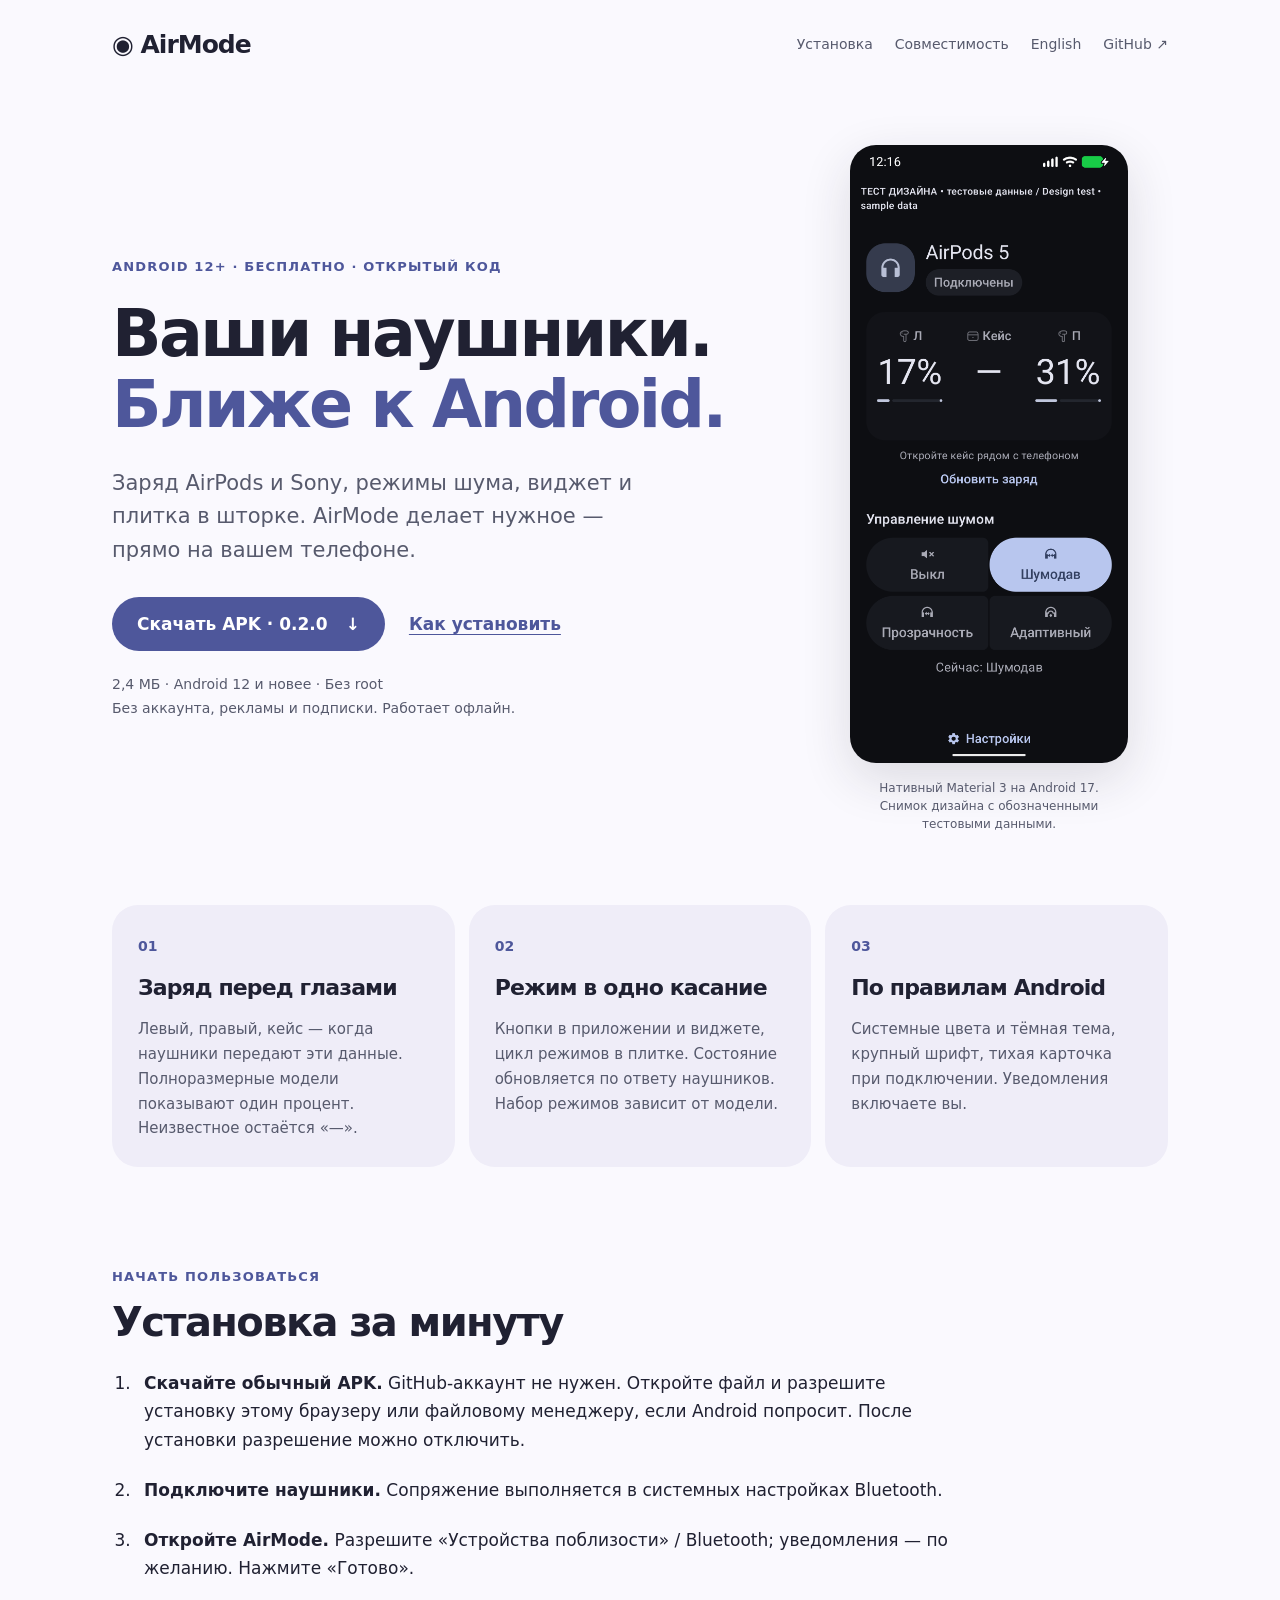
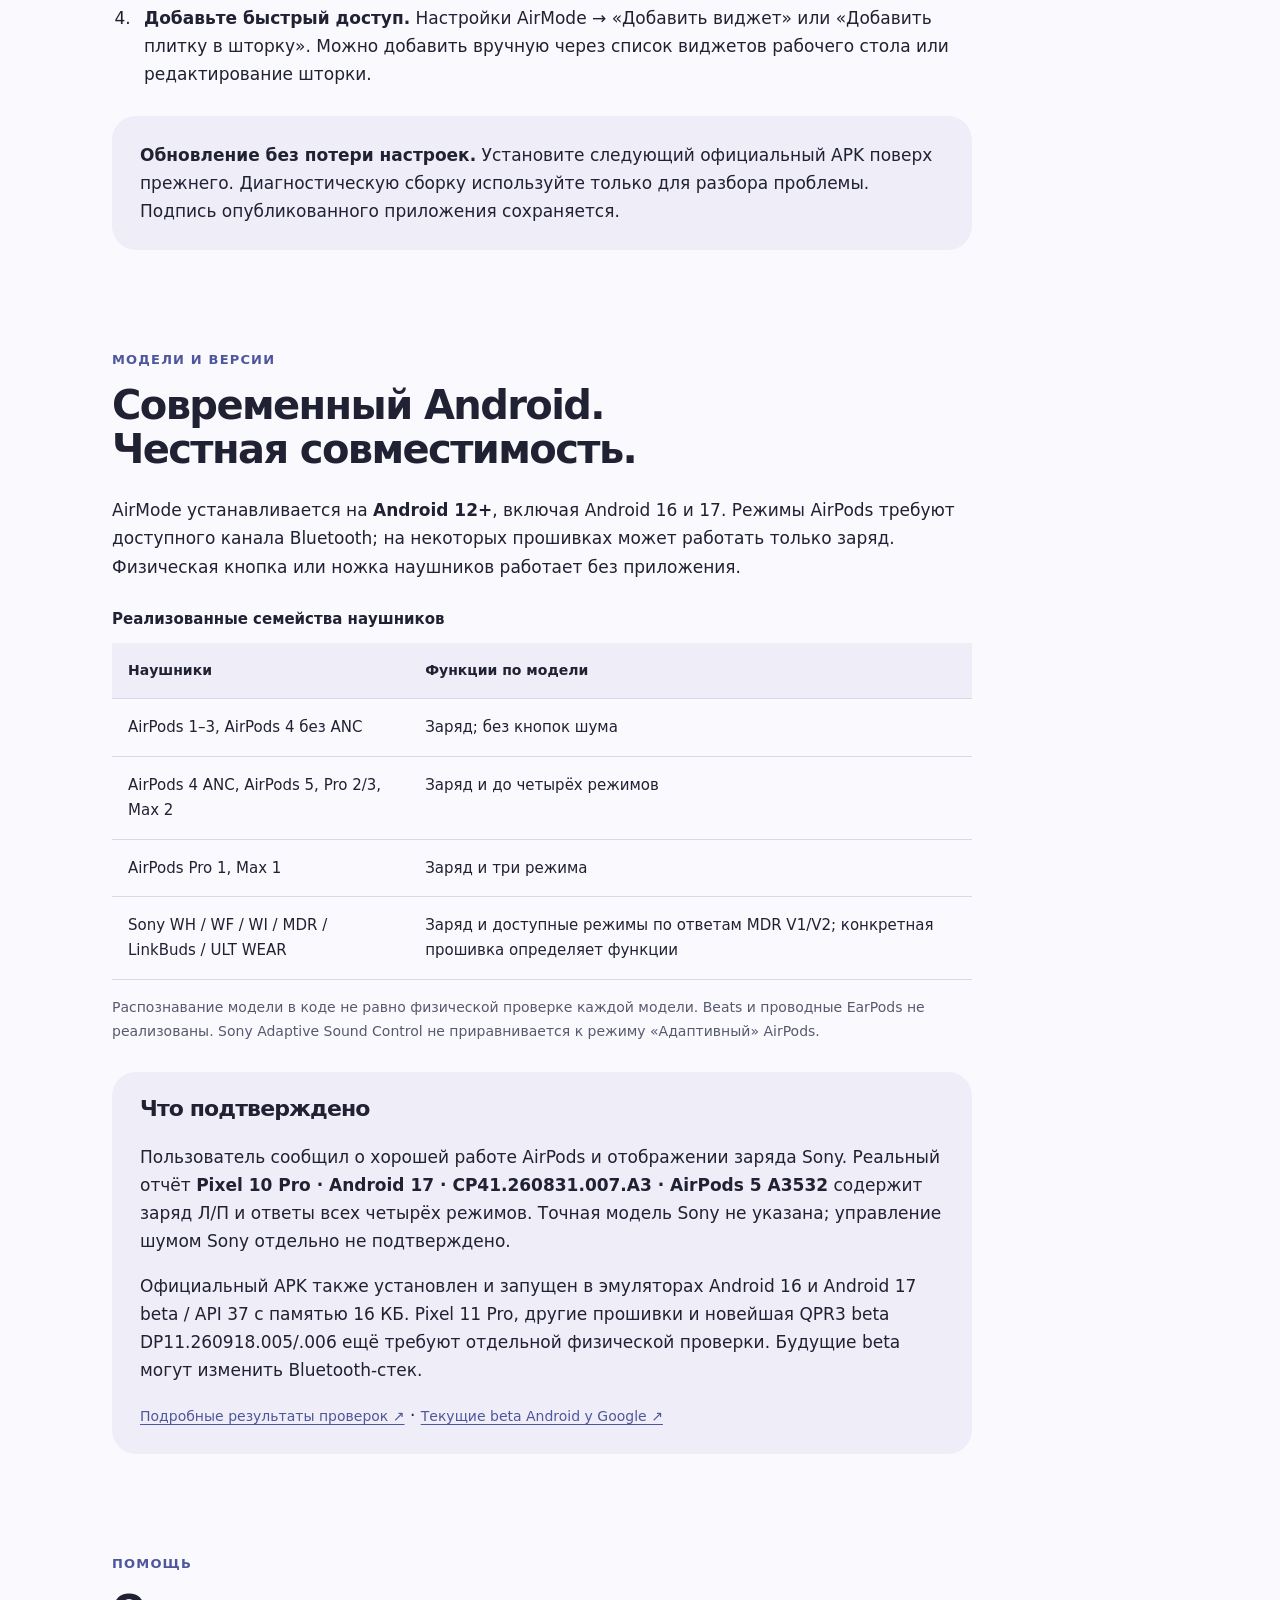
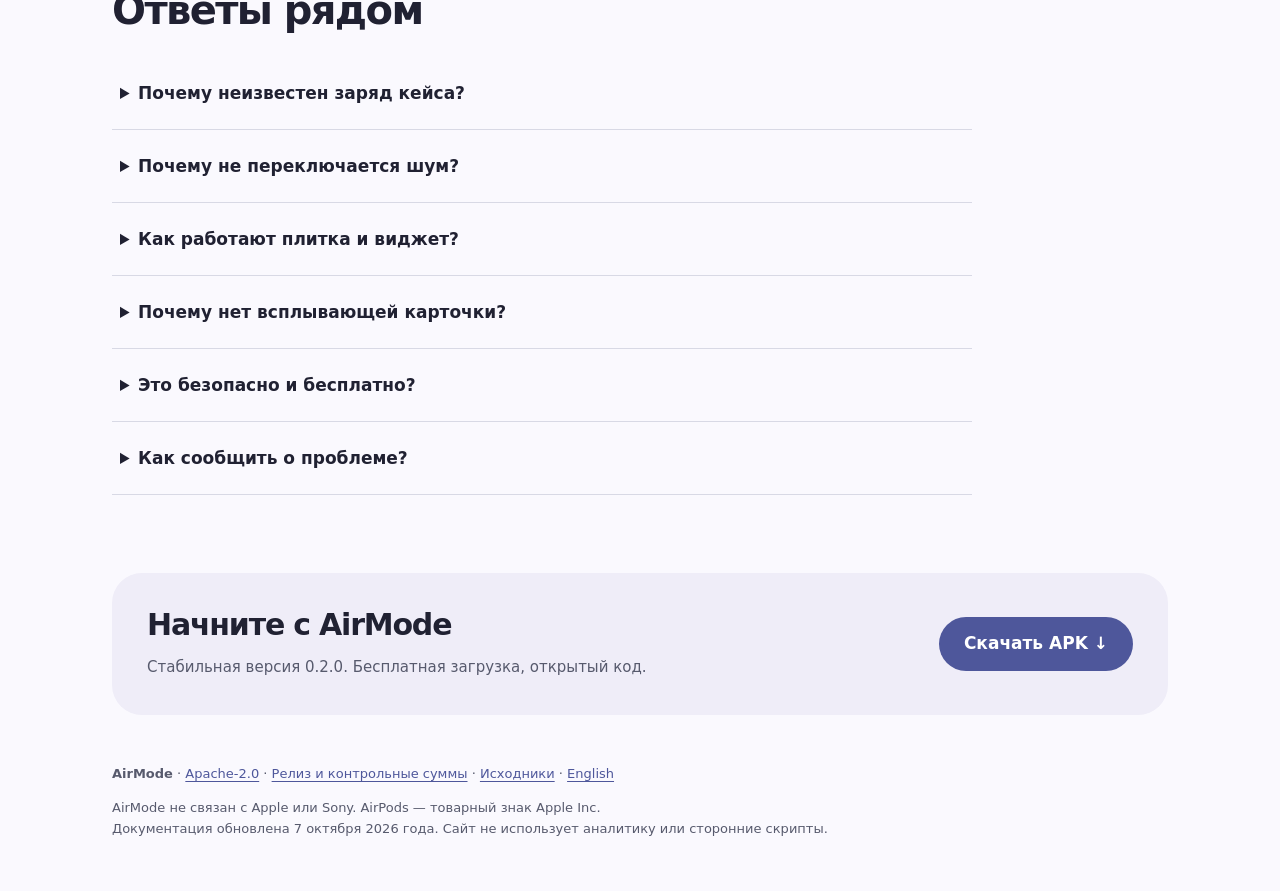
<file: docs/index.html>
<!doctype html>
<html lang="ru">
<head>
<meta charset="utf-8">
<meta name="viewport" content="width=device-width,initial-scale=1">
<title>AirMode — заряд AirPods и Sony, режимы шума на Android</title>
<meta name="description" content="Бесплатный AirMode для Android 12+, 16 и 17: заряд AirPods и Sony, виджет, плитка и доступные режимы шума. APK, инструкция и открытый код.">
<meta name="robots" content="index,follow">
<meta name="color-scheme" content="light dark">
<link rel="canonical" href="https://andrewkazavchinskyy-cloud.github.io/AirMode/">
<link rel="alternate" hreflang="ru" href="https://andrewkazavchinskyy-cloud.github.io/AirMode/">
<link rel="alternate" hreflang="en" href="https://andrewkazavchinskyy-cloud.github.io/AirMode/en/">
<link rel="alternate" hreflang="x-default" href="https://andrewkazavchinskyy-cloud.github.io/AirMode/">
<meta property="og:type" content="website">
<meta property="og:site_name" content="AirMode">
<meta property="og:title" content="AirMode — заряд AirPods и Sony, режимы шума на Android">
<meta property="og:description" content="Бесплатный AirMode для Android 12+, 16 и 17: заряд AirPods и Sony, виджет, плитка и доступные режимы шума. APK, инструкция и открытый код.">
<meta property="og:url" content="https://andrewkazavchinskyy-cloud.github.io/AirMode/">
<meta property="og:image" content="https://andrewkazavchinskyy-cloud.github.io/AirMode/screenshots/android17-020-design-buds.png">
<meta property="og:image:alt" content="AirMode design preview with explicitly labelled sample data">
<meta name="twitter:card" content="summary">
<link rel="stylesheet" href="site.css">
<script type="application/ld+json">{"@context":"https://schema.org","@type":"SoftwareApplication","name":"AirMode","description":"Бесплатный AirMode для Android 12+, 16 и 17: заряд AirPods и Sony, виджет, плитка и доступные режимы шума. APK, инструкция и открытый код.","applicationCategory":"UtilitiesApplication","operatingSystem":"Android 12 and newer","softwareVersion":"0.2.0","downloadUrl":"https://github.com/andrewkazavchinskyy-cloud/AirMode/releases/download/v0.2.0/AirMode-0.2.0.apk","url":"https://andrewkazavchinskyy-cloud.github.io/AirMode/","license":"https://github.com/andrewkazavchinskyy-cloud/AirMode/blob/main/LICENSE","offers":{"@type":"Offer","price":"0","priceCurrency":"USD"}}</script>
</head>
<body>
<a class="skip" href="#main">К содержанию</a>
<header><a class="brand" href="./" aria-label="AirMode, главная">◉ AirMode</a><nav aria-label="Основная навигация"><a href="#install">Установка</a><a href="#compatibility">Совместимость</a><a href="en/" lang="en" hreflang="en">English</a><a href="https://github.com/andrewkazavchinskyy-cloud/AirMode">GitHub ↗</a></nav></header>
<main id="main">
<section class="hero" aria-labelledby="title"><div><p class="eyebrow">Android 12+ · Бесплатно · Открытый код</p><h1 id="title">Ваши наушники.<br><span>Ближе к Android.</span></h1><p class="lead">Заряд AirPods и Sony, режимы шума, виджет и плитка в шторке. AirMode делает нужное — прямо на вашем телефоне.</p><div class="actions"><a class="button" href="https://github.com/andrewkazavchinskyy-cloud/AirMode/releases/download/v0.2.0/AirMode-0.2.0.apk">Скачать APK · 0.2.0 <span aria-hidden="true">↓</span></a><a class="secondary" href="#install">Как установить</a></div><p class="quiet">2,4 МБ · Android 12 и новее · Без root<br>Без аккаунта, рекламы и подписки. Работает офлайн.</p></div><figure class="phone"><img src="screenshots/android17-020-design-buds.png" width="922" height="2048" alt="Экран AirMode: заряд левого и правого наушника, неизвестный кейс и четыре режима. Снимок явно помечен как тест дизайна." fetchpriority="high"><figcaption>Нативный Material 3 на Android 17.<br>Снимок дизайна с обозначенными тестовыми данными.</figcaption></figure></section>
<section class="features" aria-label="Возможности"><article><span class="number">01</span><h2>Заряд перед глазами</h2><p>Левый, правый, кейс — когда наушники передают эти данные. Полноразмерные модели показывают один процент. Неизвестное остаётся «—».</p></article><article><span class="number">02</span><h2>Режим в одно касание</h2><p>Кнопки в приложении и виджете, цикл режимов в плитке. Состояние обновляется по ответу наушников. Набор режимов зависит от модели.</p></article><article><span class="number">03</span><h2>По правилам Android</h2><p>Системные цвета и тёмная тема, крупный шрифт, тихая карточка при подключении. Уведомления включаете вы.</p></article></section>
<section id="install" class="section"><p class="eyebrow">Начать пользоваться</p><h2>Установка за минуту</h2><ol class="steps"><li><strong>Скачайте обычный APK.</strong> GitHub-аккаунт не нужен. Откройте файл и разрешите установку этому браузеру или файловому менеджеру, если Android попросит. После установки разрешение можно отключить.</li><li><strong>Подключите наушники.</strong> Сопряжение выполняется в системных настройках Bluetooth.</li><li><strong>Откройте AirMode.</strong> Разрешите «Устройства поблизости» / Bluetooth; уведомления — по желанию. Нажмите «Готово».</li><li><strong>Добавьте быстрый доступ.</strong> Настройки AirMode → «Добавить виджет» или «Добавить плитку в шторку». Можно добавить вручную через список виджетов рабочего стола или редактирование шторки.</li></ol><div class="note"><strong>Обновление без потери настроек.</strong> Установите следующий официальный APK поверх прежнего. Диагностическую сборку используйте только для разбора проблемы. Подпись опубликованного приложения сохраняется.</div></section>
<section id="compatibility" class="section"><p class="eyebrow">Модели и версии</p><h2>Современный Android.<br>Честная совместимость.</h2><p>AirMode устанавливается на <strong>Android 12+</strong>, включая Android 16 и 17. Режимы AirPods требуют доступного канала Bluetooth; на некоторых прошивках может работать только заряд. Физическая кнопка или ножка наушников работает без приложения.</p><div class="table-wrap"><table><caption>Реализованные семейства наушников</caption><thead><tr><th scope="col">Наушники</th><th scope="col">Функции по модели</th></tr></thead><tbody><tr><td>AirPods 1–3, AirPods 4 без ANC</td><td>Заряд; без кнопок шума</td></tr><tr><td>AirPods 4 ANC, AirPods 5, Pro 2/3, Max 2</td><td>Заряд и до четырёх режимов</td></tr><tr><td>AirPods Pro 1, Max 1</td><td>Заряд и три режима</td></tr><tr><td>Sony WH / WF / WI / MDR / LinkBuds / ULT WEAR</td><td>Заряд и доступные режимы по ответам MDR V1/V2; конкретная прошивка определяет функции</td></tr></tbody></table></div><p class="quiet">Распознавание модели в коде не равно физической проверке каждой модели. Beats и проводные EarPods не реализованы. Sony Adaptive Sound Control не приравнивается к режиму «Адаптивный» AirPods.</p><article class="evidence"><h3>Что подтверждено</h3><p>Пользователь сообщил о хорошей работе AirPods и отображении заряда Sony. Реальный отчёт <strong>Pixel 10 Pro · Android 17 · CP41.260831.007.A3 · AirPods 5 A3532</strong> содержит заряд Л/П и ответы всех четырёх режимов. Точная модель Sony не указана; управление шумом Sony отдельно не подтверждено.</p><p>Официальный APK также установлен и запущен в эмуляторах Android 16 и Android 17 beta / API 37 с памятью 16 КБ. Pixel 11 Pro, другие прошивки и новейшая QPR3 beta DP11.260918.005/.006 ещё требуют отдельной физической проверки. Будущие beta могут изменить Bluetooth-стек.</p><a href="https://github.com/andrewkazavchinskyy-cloud/AirMode/blob/main/docs/VERIFICATION.md">Подробные результаты проверок ↗</a> · <a href="https://developer.android.com/about/versions/17/qpr3/release-notes">Текущие beta Android у Google ↗</a></article></section>
<section id="help" class="section"><p class="eyebrow">Помощь</p><h2>Ответы рядом</h2><details><summary>Почему неизвестен заряд кейса?</summary><p>Откройте кейс рядом с телефоном и нажмите «Обновить заряд». Между короткими сканами не меньше 15 секунд. Закрытый или далёкий кейс может не отправлять данные. Старый процент отдельно подписывается; неизвестное не заменяется нулём или 100%.</p></details><details><summary>Почему не переключается шум?</summary><p>Возможно, модель без ANC, ещё не определена или телефон блокирует канал управления. Для AirPods попробуйте Pixel с Android 16 QPR3 / Android 17. Для Sony закройте Sound Connect и переподключите наушники. У неизвестной прошивки могут быть доступны только данные заряда.</p></details><details><summary>Как работают плитка и виджет?</summary><p>Виджет выбирает режим напрямую. Плитка перебирает режимы, отмеченные в настройках; долгое нажатие открывает приложение. Подсветка меняется по подтверждению наушников. При отключении управление недоступно.</p></details><details><summary>Почему нет всплывающей карточки?</summary><p>Включите уведомление при подключении в AirMode и разрешите системные уведомления. Проверьте канал «Заряд» и «Не беспокоить». Android решает, показывать ли карточку поверх экрана. Отказ в уведомлениях не мешает заряду в приложении.</p></details><details><summary>Это безопасно и бесплатно?</summary><p>В приложении нет INTERNET, геолокации, микрофона, аккаунта, рекламы и аналитики. Данные наушников остаются на телефоне. Скачивание и внешние ссылки обслуживает браузер. Код доступен под Apache-2.0; ключи proximity живут только в памяти сессии.</p></details><details><summary>Как сообщить о проблеме?</summary><p>Создайте <a href="https://github.com/andrewkazavchinskyy-cloud/AirMode/issues/new">Issue</a> с версией AirMode, телефоном, Android Build ID, моделью и прошивкой наушников, шагами. Не публикуйте адреса Bluetooth, серийные номера и ключи. Безопасный диагностический APK и инструкция доступны в <a href="https://github.com/andrewkazavchinskyy-cloud/AirMode#если-что-то-не-работает">README</a>.</p></details></section>
<section class="download"><div><h2>Начните с AirMode</h2><p>Стабильная версия 0.2.0. Бесплатная загрузка, открытый код.</p></div><a class="button" href="https://github.com/andrewkazavchinskyy-cloud/AirMode/releases/download/v0.2.0/AirMode-0.2.0.apk">Скачать APK ↓</a></section>
</main><footer><p><strong>AirMode</strong> · <a href="https://github.com/andrewkazavchinskyy-cloud/AirMode/blob/main/LICENSE">Apache-2.0</a> · <a href="https://github.com/andrewkazavchinskyy-cloud/AirMode/releases/tag/v0.2.0">Релиз и контрольные суммы</a> · <a href="https://github.com/andrewkazavchinskyy-cloud/AirMode">Исходники</a> · <a href="en/" lang="en">English</a></p><p>AirMode не связан с Apple или Sony. AirPods — товарный знак Apple Inc.<br>Документация обновлена 7 октября 2026 года. Сайт не использует аналитику или сторонние скрипты.</p></footer>
</body>
</html>
</file>
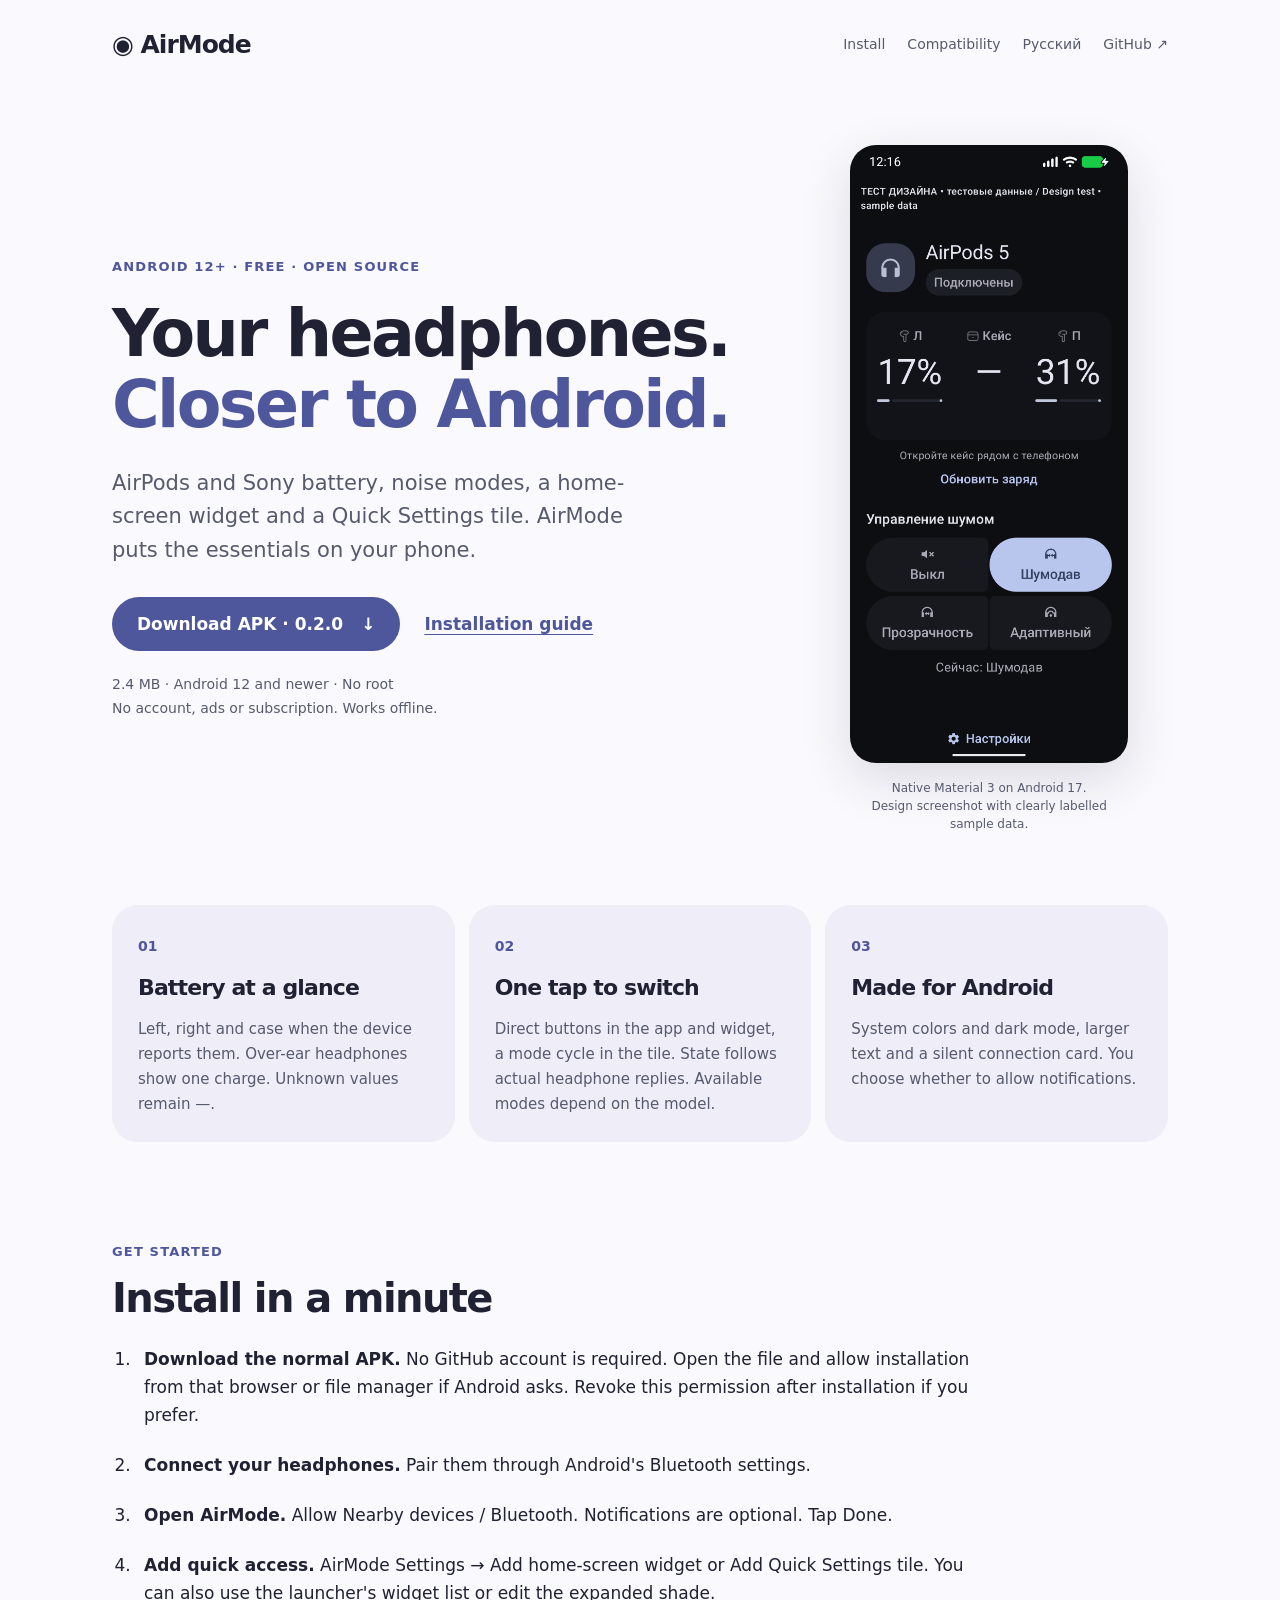
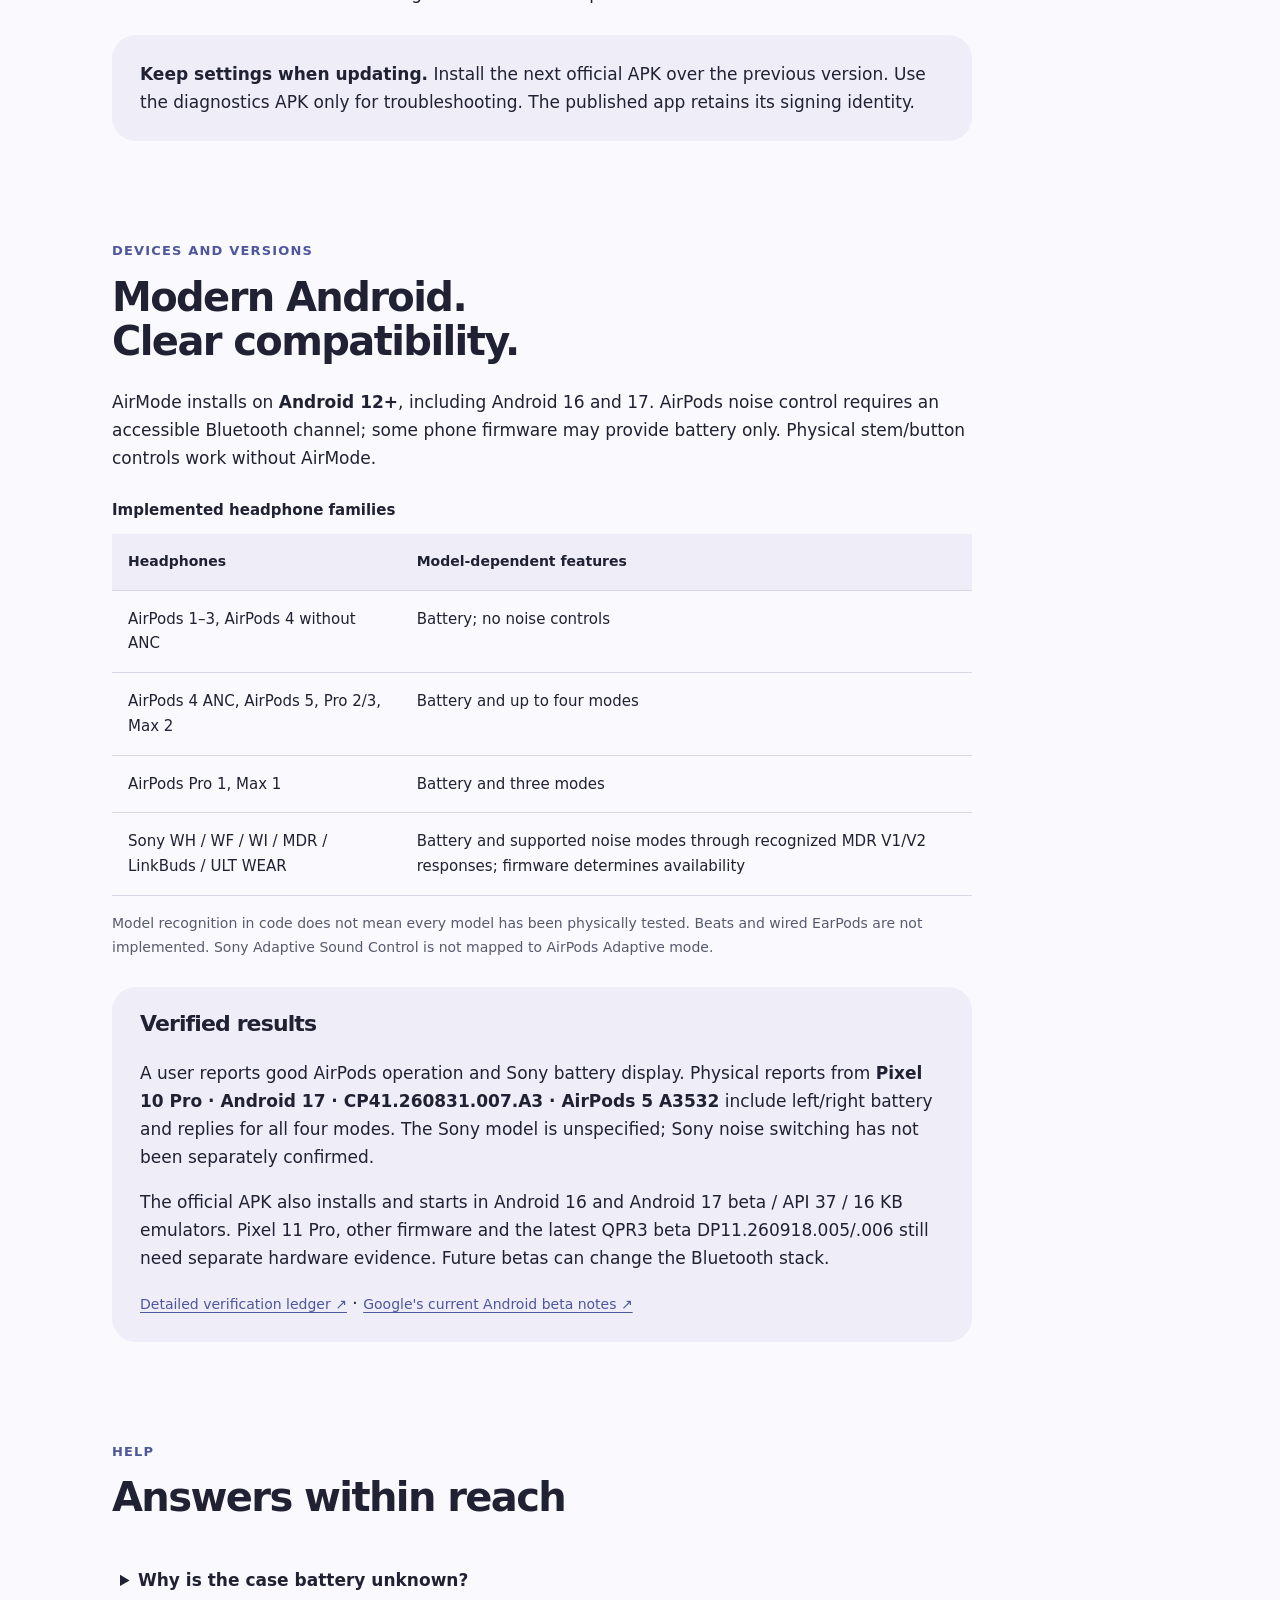
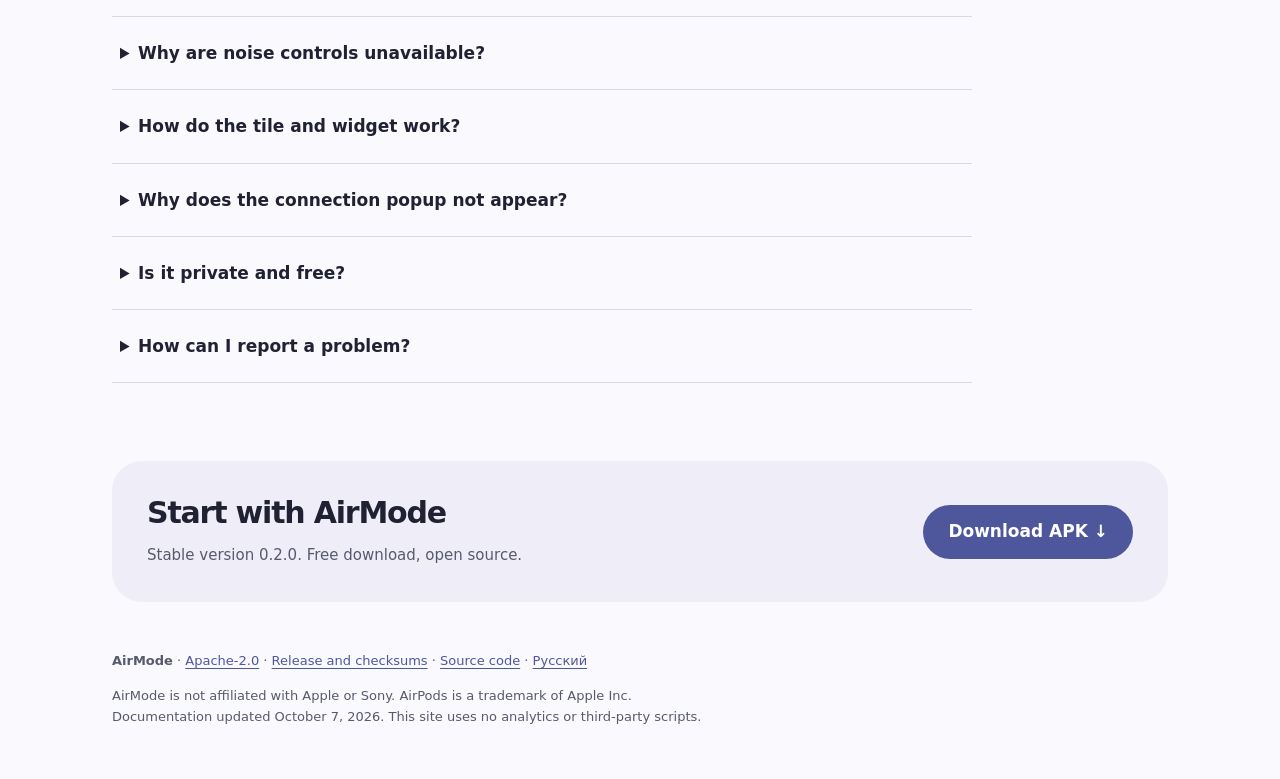
<file: docs/en/index.html>
<!doctype html>
<html lang="en">
<head>
<meta charset="utf-8">
<meta name="viewport" content="width=device-width,initial-scale=1">
<title>AirMode — AirPods and Sony battery, noise control for Android</title>
<meta name="description" content="Free AirMode for Android 12+, 16 and 17: AirPods and Sony battery, widget, Quick Settings and supported noise modes. Download APK and read the guide.">
<meta name="robots" content="index,follow">
<meta name="color-scheme" content="light dark">
<link rel="canonical" href="https://andrewkazavchinskyy-cloud.github.io/AirMode/en/">
<link rel="alternate" hreflang="ru" href="https://andrewkazavchinskyy-cloud.github.io/AirMode/">
<link rel="alternate" hreflang="en" href="https://andrewkazavchinskyy-cloud.github.io/AirMode/en/">
<link rel="alternate" hreflang="x-default" href="https://andrewkazavchinskyy-cloud.github.io/AirMode/">
<meta property="og:type" content="website">
<meta property="og:site_name" content="AirMode">
<meta property="og:title" content="AirMode — AirPods and Sony battery, noise control for Android">
<meta property="og:description" content="Free AirMode for Android 12+, 16 and 17: AirPods and Sony battery, widget, Quick Settings and supported noise modes. Download APK and read the guide.">
<meta property="og:url" content="https://andrewkazavchinskyy-cloud.github.io/AirMode/en/">
<meta property="og:image" content="https://andrewkazavchinskyy-cloud.github.io/AirMode/screenshots/android17-020-design-buds.png">
<meta property="og:image:alt" content="AirMode design preview with explicitly labelled sample data">
<meta name="twitter:card" content="summary">
<link rel="stylesheet" href="../site.css">
<script type="application/ld+json">{"@context":"https://schema.org","@type":"SoftwareApplication","name":"AirMode","description":"Free AirMode for Android 12+, 16 and 17: AirPods and Sony battery, widget, Quick Settings and supported noise modes. Download APK and read the guide.","applicationCategory":"UtilitiesApplication","operatingSystem":"Android 12 and newer","softwareVersion":"0.2.0","downloadUrl":"https://github.com/andrewkazavchinskyy-cloud/AirMode/releases/download/v0.2.0/AirMode-0.2.0.apk","url":"https://andrewkazavchinskyy-cloud.github.io/AirMode/en/","license":"https://github.com/andrewkazavchinskyy-cloud/AirMode/blob/main/LICENSE","offers":{"@type":"Offer","price":"0","priceCurrency":"USD"}}</script>
</head>
<body>
<a class="skip" href="#main">Skip to content</a>
<header><a class="brand" href="../" aria-label="AirMode home">◉ AirMode</a><nav aria-label="Main navigation"><a href="#install">Install</a><a href="#compatibility">Compatibility</a><a href="../" lang="ru" hreflang="ru">Русский</a><a href="https://github.com/andrewkazavchinskyy-cloud/AirMode">GitHub ↗</a></nav></header>
<main id="main">
<section class="hero" aria-labelledby="title"><div><p class="eyebrow">Android 12+ · Free · Open source</p><h1 id="title">Your headphones.<br><span>Closer to Android.</span></h1><p class="lead">AirPods and Sony battery, noise modes, a home-screen widget and a Quick Settings tile. AirMode puts the essentials on your phone.</p><div class="actions"><a class="button" href="https://github.com/andrewkazavchinskyy-cloud/AirMode/releases/download/v0.2.0/AirMode-0.2.0.apk">Download APK · 0.2.0 <span aria-hidden="true">↓</span></a><a class="secondary" href="#install">Installation guide</a></div><p class="quiet">2.4 MB · Android 12 and newer · No root<br>No account, ads or subscription. Works offline.</p></div><figure class="phone"><img src="../screenshots/android17-020-design-buds.png" width="922" height="2048" alt="AirMode Android interface with separate battery readings and four modes; the image is explicitly labelled as a design test with sample data." fetchpriority="high"><figcaption>Native Material 3 on Android 17.<br>Design screenshot with clearly labelled sample data.</figcaption></figure></section>
<section class="features" aria-label="Features"><article><span class="number">01</span><h2>Battery at a glance</h2><p>Left, right and case when the device reports them. Over-ear headphones show one charge. Unknown values remain —.</p></article><article><span class="number">02</span><h2>One tap to switch</h2><p>Direct buttons in the app and widget, a mode cycle in the tile. State follows actual headphone replies. Available modes depend on the model.</p></article><article><span class="number">03</span><h2>Made for Android</h2><p>System colors and dark mode, larger text and a silent connection card. You choose whether to allow notifications.</p></article></section>
<section id="install" class="section"><p class="eyebrow">Get started</p><h2>Install in a minute</h2><ol class="steps"><li><strong>Download the normal APK.</strong> No GitHub account is required. Open the file and allow installation from that browser or file manager if Android asks. Revoke this permission after installation if you prefer.</li><li><strong>Connect your headphones.</strong> Pair them through Android's Bluetooth settings.</li><li><strong>Open AirMode.</strong> Allow Nearby devices / Bluetooth. Notifications are optional. Tap Done.</li><li><strong>Add quick access.</strong> AirMode Settings → Add home-screen widget or Add Quick Settings tile. You can also use the launcher's widget list or edit the expanded shade.</li></ol><div class="note"><strong>Keep settings when updating.</strong> Install the next official APK over the previous version. Use the diagnostics APK only for troubleshooting. The published app retains its signing identity.</div></section>
<section id="compatibility" class="section"><p class="eyebrow">Devices and versions</p><h2>Modern Android.<br>Clear compatibility.</h2><p>AirMode installs on <strong>Android 12+</strong>, including Android 16 and 17. AirPods noise control requires an accessible Bluetooth channel; some phone firmware may provide battery only. Physical stem/button controls work without AirMode.</p><div class="table-wrap"><table><caption>Implemented headphone families</caption><thead><tr><th scope="col">Headphones</th><th scope="col">Model-dependent features</th></tr></thead><tbody><tr><td>AirPods 1–3, AirPods 4 without ANC</td><td>Battery; no noise controls</td></tr><tr><td>AirPods 4 ANC, AirPods 5, Pro 2/3, Max 2</td><td>Battery and up to four modes</td></tr><tr><td>AirPods Pro 1, Max 1</td><td>Battery and three modes</td></tr><tr><td>Sony WH / WF / WI / MDR / LinkBuds / ULT WEAR</td><td>Battery and supported noise modes through recognized MDR V1/V2 responses; firmware determines availability</td></tr></tbody></table></div><p class="quiet">Model recognition in code does not mean every model has been physically tested. Beats and wired EarPods are not implemented. Sony Adaptive Sound Control is not mapped to AirPods Adaptive mode.</p><article class="evidence"><h3>Verified results</h3><p>A user reports good AirPods operation and Sony battery display. Physical reports from <strong>Pixel 10 Pro · Android 17 · CP41.260831.007.A3 · AirPods 5 A3532</strong> include left/right battery and replies for all four modes. The Sony model is unspecified; Sony noise switching has not been separately confirmed.</p><p>The official APK also installs and starts in Android 16 and Android 17 beta / API 37 / 16 KB emulators. Pixel 11 Pro, other firmware and the latest QPR3 beta DP11.260918.005/.006 still need separate hardware evidence. Future betas can change the Bluetooth stack.</p><a href="https://github.com/andrewkazavchinskyy-cloud/AirMode/blob/main/docs/VERIFICATION.md">Detailed verification ledger ↗</a> · <a href="https://developer.android.com/about/versions/17/qpr3/release-notes">Google's current Android beta notes ↗</a></article></section>
<section id="help" class="section"><p class="eyebrow">Help</p><h2>Answers within reach</h2><details><summary>Why is the case battery unknown?</summary><p>Open the case near your phone and tap Refresh battery. Short scan windows are at least 15 seconds apart. A closed or distant case may report nothing. Older readings are labelled; unknown charge is never replaced with zero or 100%.</p></details><details><summary>Why are noise controls unavailable?</summary><p>The model may lack ANC, still be unidentified, or Android may block its control channel. For AirPods, try Pixel Android 16 QPR3 / Android 17. For Sony, close Sound Connect and reconnect. An unknown firmware may provide only battery.</p></details><details><summary>How do the tile and widget work?</summary><p>The widget selects a mode directly. The tile cycles modes selected in Settings; long-press it to open AirMode. Selection follows headphone confirmation. Controls are unavailable when disconnected.</p></details><details><summary>Why does the connection popup not appear?</summary><p>Enable connection notifications in AirMode and allow them in Android. Check the Battery channel and Do Not Disturb. Android decides whether to show heads-up. Notification refusal does not block battery readings in the app.</p></details><details><summary>Is it private and free?</summary><p>The app has no INTERNET, location or microphone permission, account, ads or analytics. Headphone data stays on your phone. Downloads and external links use your browser. Code is Apache-2.0; proximity keys stay only in session memory.</p></details><details><summary>How can I report a problem?</summary><p>Open an <a href="https://github.com/andrewkazavchinskyy-cloud/AirMode/issues/new">Issue</a> with AirMode version, phone, Android Build ID, headphone model/firmware and reproduction steps. Do not publish Bluetooth addresses, serial numbers or keys. A safe diagnostic APK and instructions are in the <a href="https://github.com/andrewkazavchinskyy-cloud/AirMode#english">README</a>.</p></details></section>
<section class="download"><div><h2>Start with AirMode</h2><p>Stable version 0.2.0. Free download, open source.</p></div><a class="button" href="https://github.com/andrewkazavchinskyy-cloud/AirMode/releases/download/v0.2.0/AirMode-0.2.0.apk">Download APK ↓</a></section>
</main><footer><p><strong>AirMode</strong> · <a href="https://github.com/andrewkazavchinskyy-cloud/AirMode/blob/main/LICENSE">Apache-2.0</a> · <a href="https://github.com/andrewkazavchinskyy-cloud/AirMode/releases/tag/v0.2.0">Release and checksums</a> · <a href="https://github.com/andrewkazavchinskyy-cloud/AirMode">Source code</a> · <a href="../" lang="ru">Русский</a></p><p>AirMode is not affiliated with Apple or Sony. AirPods is a trademark of Apple Inc.<br>Documentation updated October 7, 2026. This site uses no analytics or third-party scripts.</p></footer>
</body>
</html>
</file>
<file: docs/site.css>
/* Native static documentation: no fonts, scripts, trackers or build dependencies. */
:root { color-scheme: light dark; --bg:#faf9fe; --surface:#fff; --soft:#efedf8; --text:#202132; --muted:#575a6d; --accent:#4e579b; --on-accent:#fff; --border:#d8d9e5; }
* { box-sizing:border-box; }
html { scroll-behavior:smooth; scroll-padding-top:1.5rem; }
body { margin:0; background:var(--bg); color:var(--text); font:17px/1.65 system-ui,-apple-system,BlinkMacSystemFont,"Segoe UI",sans-serif; }
a { color:var(--accent); text-underline-offset:.22em; overflow-wrap:anywhere; }
a:hover { text-decoration-thickness:2px; }
a:focus-visible,summary:focus-visible { outline:3px solid var(--accent); outline-offset:5px; border-radius:5px; }
.skip { position:absolute; top:-8rem; left:1rem; background:var(--surface); padding:.7rem 1rem; z-index:3; }
.skip:focus { top:1rem; }
header,main,footer { max-width:1120px; margin:auto; padding-inline:32px; }
header { display:flex; justify-content:space-between; align-items:center; gap:24px; padding-block:24px; }
.brand { font-size:25px; font-weight:750; color:var(--text); text-decoration:none; letter-spacing:-.04em; white-space:nowrap; }
nav { display:flex; flex-wrap:wrap; gap:22px; font-size:14px; }
nav a { color:var(--muted); text-decoration:none; }
.hero { display:grid; grid-template-columns:minmax(0,1.4fr) minmax(0,.8fr); align-items:center; gap:72px; padding-block:56px 72px; }
.eyebrow { color:var(--accent); font-size:13px; font-weight:700; letter-spacing:.09em; text-transform:uppercase; }
h1,h2,h3 { line-height:1.1; letter-spacing:-.04em; }
h1 { font-size:clamp(42px,5.4vw,65px); margin:20px 0 26px; }
h1 span { color:var(--accent); }
h2 { font-size:clamp(29px,3.7vw,40px); margin:12px 0 25px; }
h3 { font-size:22px; }
.lead { font-size:21px; line-height:1.6; color:var(--muted); max-width:550px; }
.actions { display:flex; flex-wrap:wrap; align-items:center; gap:24px; margin:30px 0 22px; }
.button { display:inline-flex; align-items:center; justify-content:center; gap:18px; min-height:54px; padding:15px 25px; border-radius:999px; background:var(--accent); color:var(--on-accent); font-weight:650; text-decoration:none; line-height:1.4; }
.button:hover { filter:brightness(1.08); text-decoration:underline; }
.secondary { font-weight:650; }
.quiet { font-size:14px; line-height:1.7; color:var(--muted); }
.phone { margin:0; max-width:278px; justify-self:center; }
.phone img { width:100%; height:auto; display:block; border-radius:26px; box-shadow:0 16px 50px #20213224; }
figcaption { font-size:12px; line-height:1.5; text-align:center; color:var(--muted); margin-top:16px; }
.features { display:grid; grid-template-columns:repeat(3,minmax(0,1fr)); gap:14px; }
.features article { background:var(--soft); border-radius:26px; padding:26px; }
.features h2 { font-size:22px; margin:17px 0; }
.features p { font-size:15px; color:var(--muted); margin:0; }
.number { font-size:14px; color:var(--accent); font-weight:700; }
.section { padding-top:86px; max-width:860px; }
.steps { padding-left:24px; }
.steps li { padding-left:8px; margin:22px 0; }
.note,.evidence { background:var(--soft); padding:25px 28px; border-radius:24px; margin-top:28px; }
.evidence h3 { margin-top:0; }
.evidence a { font-size:14px; }
.table-wrap { overflow-x:auto; margin:26px 0 16px; }
table { border-collapse:collapse; width:100%; text-align:left; font-size:15px; }
caption { text-align:left; font-weight:650; padding-bottom:12px; }
th,td { padding:16px; vertical-align:top; border-bottom:1px solid var(--border); }
th { background:var(--soft); font-size:14px; }
details { border-bottom:1px solid var(--border); }
summary { cursor:pointer; font-weight:600; padding:22px 8px; }
details p { padding:0 8px 16px; margin:0; color:var(--muted); }
.download { display:flex; align-items:center; justify-content:space-between; gap:24px; background:var(--soft); padding:35px; border-radius:30px; margin:78px 0 48px; }
.download h2 { margin:0 0 14px; font-size:30px; }
.download p { margin:0; font-size:15px; color:var(--muted); }
footer { padding-bottom:38px; font-size:13px; color:var(--muted); }
@media (prefers-color-scheme:dark) { :root { --bg:#101118; --surface:#191b26; --soft:#202332; --text:#ecedf6; --muted:#b9bdd0; --accent:#bdc4fa; --on-accent:#252c5c; --border:#3b3e50; } }
@media (max-width:760px) { header,main,footer { padding-inline:22px; } header { align-items:flex-start; } nav { gap:9px 16px; justify-content:flex-end; font-size:13px; } .hero { grid-template-columns:1fr; gap:36px; padding-block:32px 44px; } .phone { max-width:240px; } .features { grid-template-columns:1fr; } .section { padding-top:56px; } .download { flex-direction:column; align-items:flex-start; padding:26px; } .lead { font-size:19px; } }
@media (max-width:380px) { header { flex-direction:column; gap:12px; } nav { justify-content:flex-start; } h1 { font-size:38px; } th,td { padding:10px; } .note,.evidence { padding:20px; } }
@media (prefers-reduced-motion:reduce) { html { scroll-behavior:auto; } }
</file>
